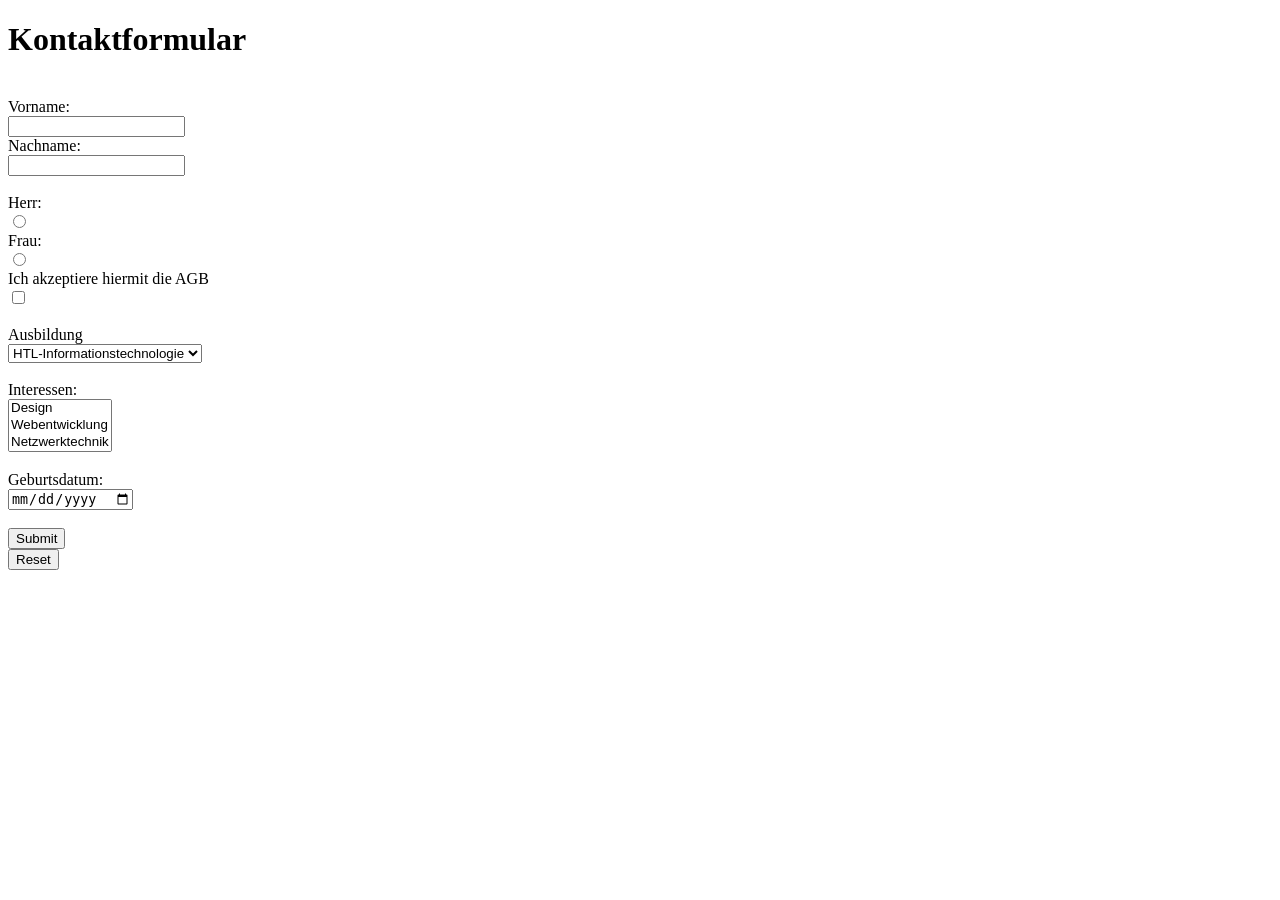
<file: formular/uebung.html>
<!DOCTYPE html>
<html lang="en">
<head>
    <meta charset="UTF-8">
    <meta name="viewport" content="width=device-width, initial-scale=1.0">
    <title>uebung</title>
</head>
<body>
    <h1>Kontaktformular</h1>

    <form action ="mailto:GOR250895@spengergasse.at" method="post" enctype="text/plain">
        <br>
        <label for ="vorname">Vorname:</label><br>
        <input type="text" id="vorname" name="vorname"><br>

        <label for ="nachname">Nachname:</label><br>
        <input type="text" id="nachname" name="nachname"><br>
        <br>

        <label for ="herr">Herr:</label><br>
        <input type="radio" id="herr" name="anrede" value="herr"><br>

        <label for ="frau">Frau:</label><br>
        <input type="radio" id="frau" name="anrede" value="frau"><br>

        <label for ="agb">Ich akzeptiere hiermit die AGB</label><br>
        <input type="checkbox" id="agb" name="agb" value="ja"><br><br>


        <label for ="ausbildung">Ausbildung</label><br>
        <select id="ausbildung" name="ausbildung" required>
        <option value="HTL-Informationstechnologie">HTL-Informationstechnologie</option>
        <option value="HTL-Mechatronik">HTL-Mechatronik</option>
        <option value="HTL-Elektrotechnik">HTL-Elektrotechnik</option>
        <option value="sonsiges">sonstiges</option>
        </select>

        <br>
        <br>
        <label for="interessen">Interessen:</label><br>
        <select id="interessen" name="intessen" multiple size="3">
        <option value="Design">Design</option>
        <option value="Webentwicklung">Webentwicklung</option>
        <option value="Netzwerktechnik">Netzwerktechnik</option>
        <option value="Datenbank">Datenbank</option>
        </select>

        <br>
        <br>
        <label for ="geburtsdatum">Geburtsdatum:</label><br>
        <input type="date" id="geburtsdatum" name="geburtsdatum" required><br>
        
     
        <br>
        <label for="Formular abschicken"></label>
        <input type="submit"></button> 
        <br>
        <label for="Formular zurücksetzen:"></label>
        <input type="reset"></button>  
        <br>
    </form>
   
        

    
</body>
</html>
</file>
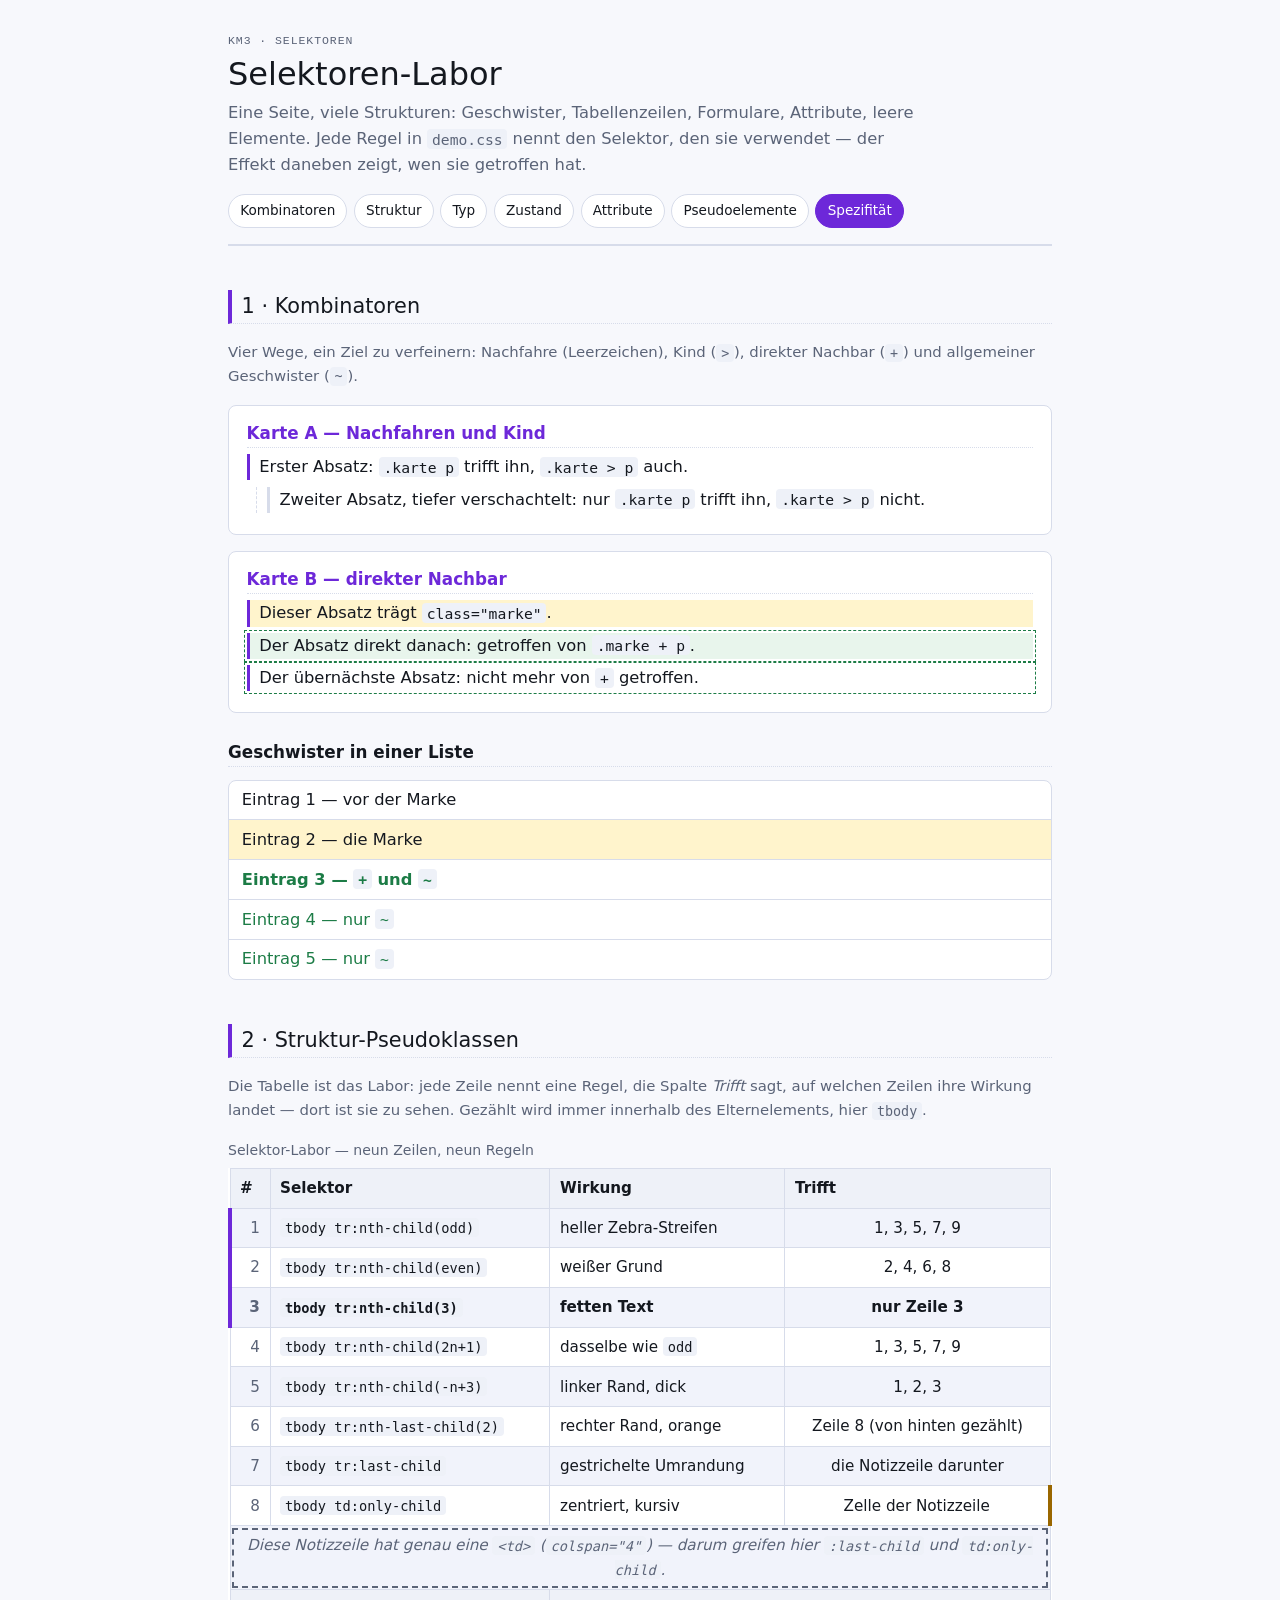
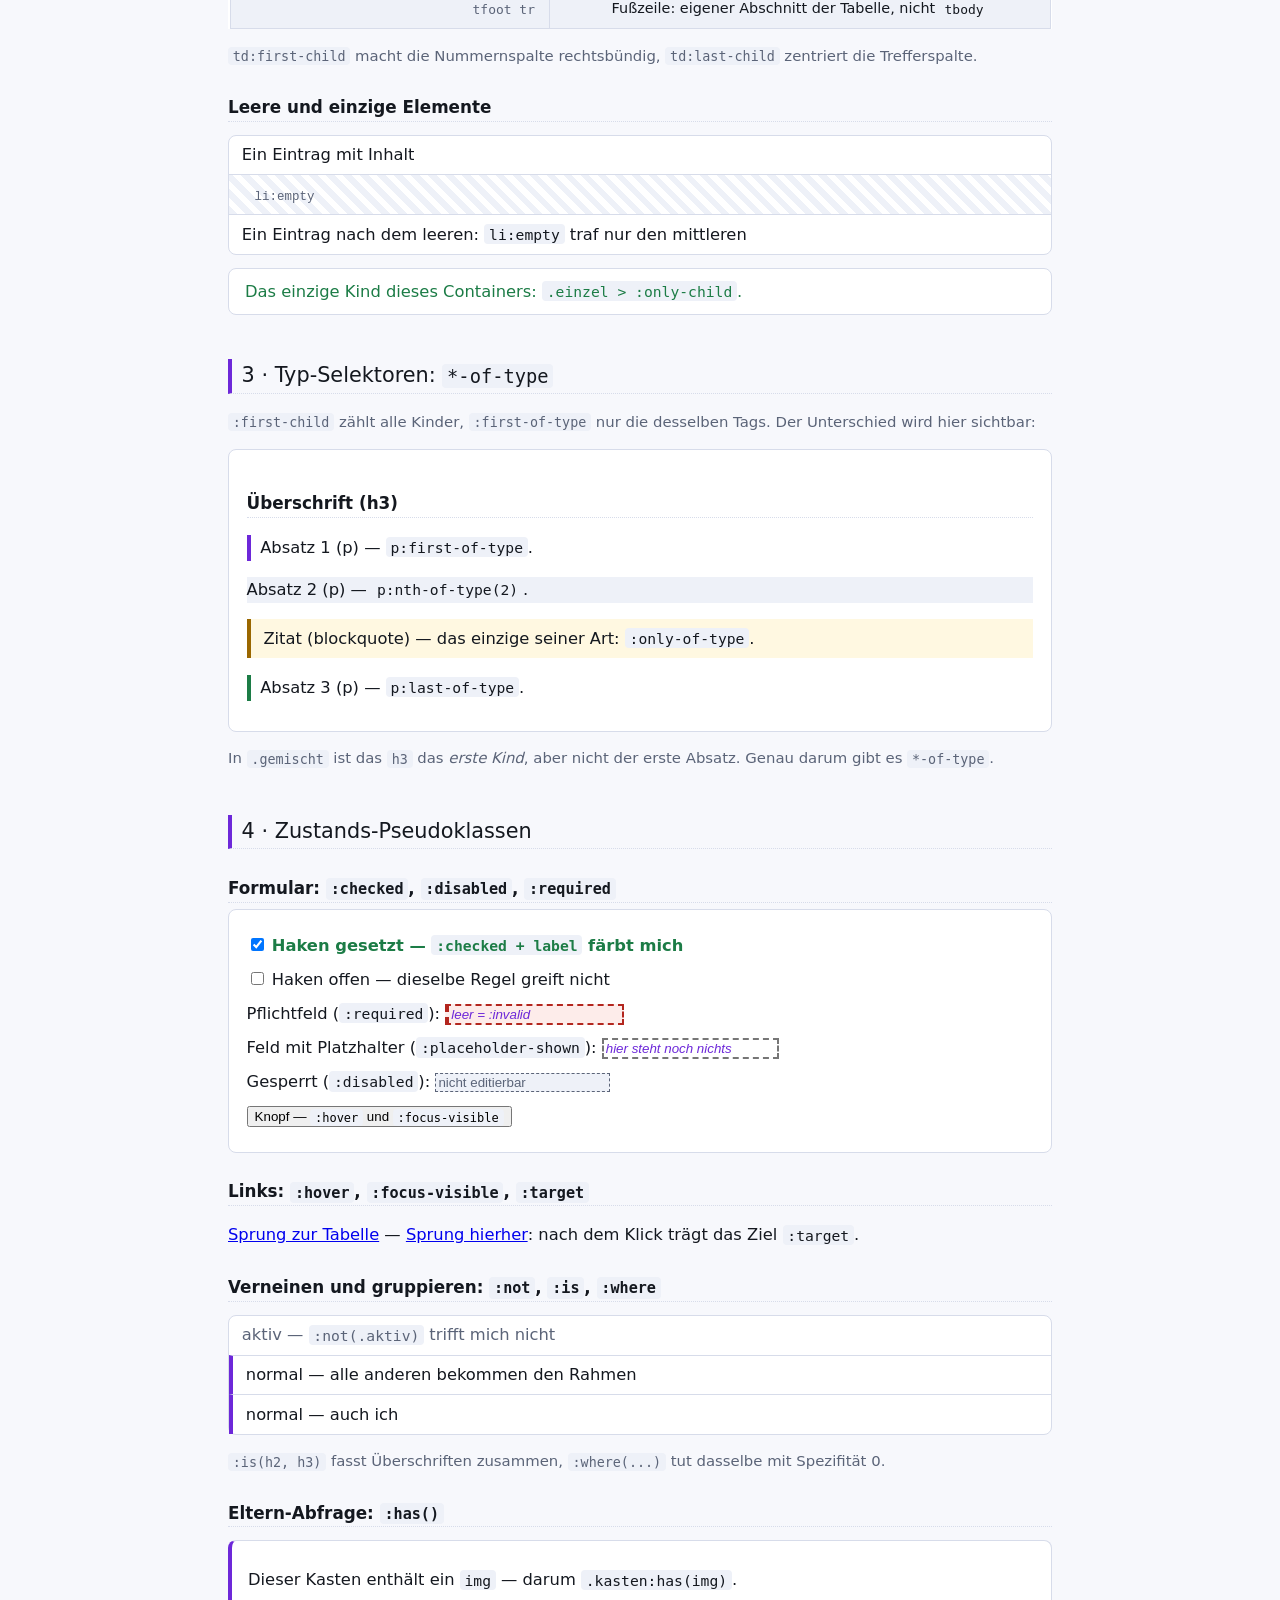
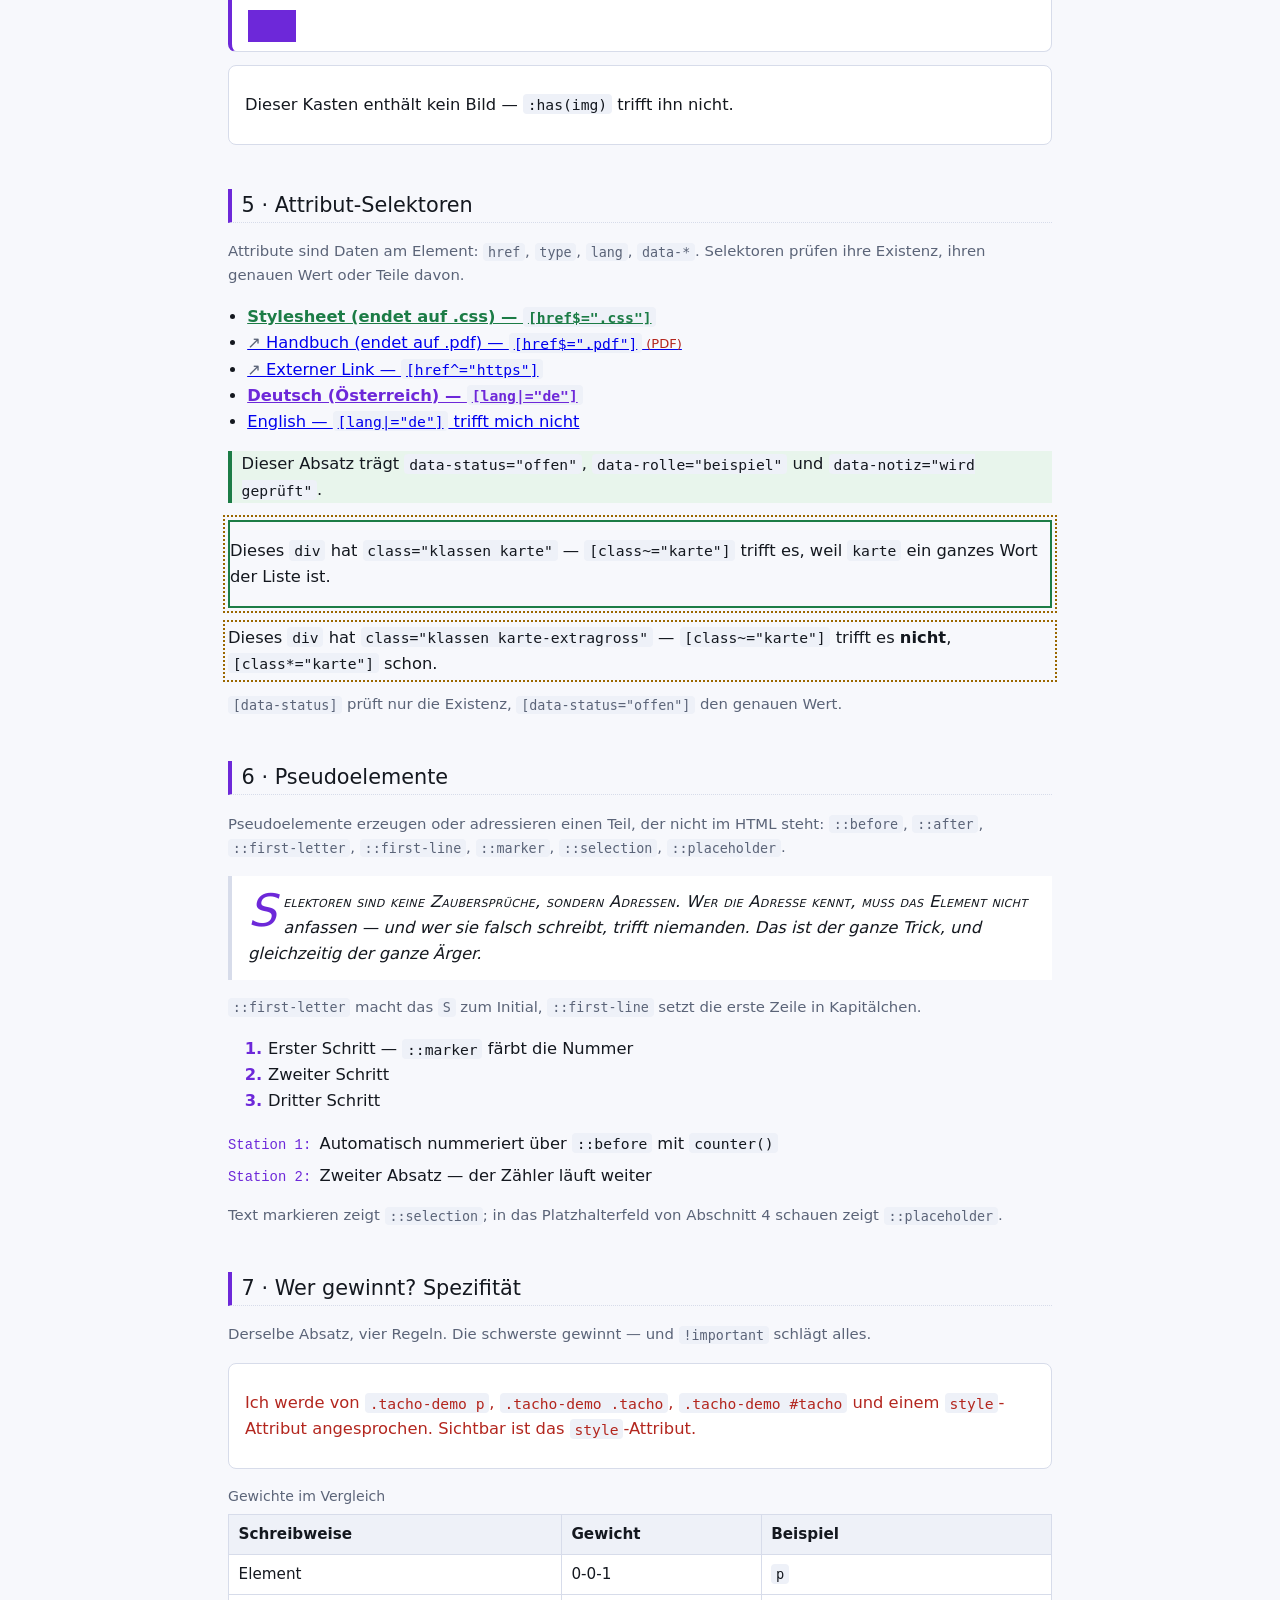
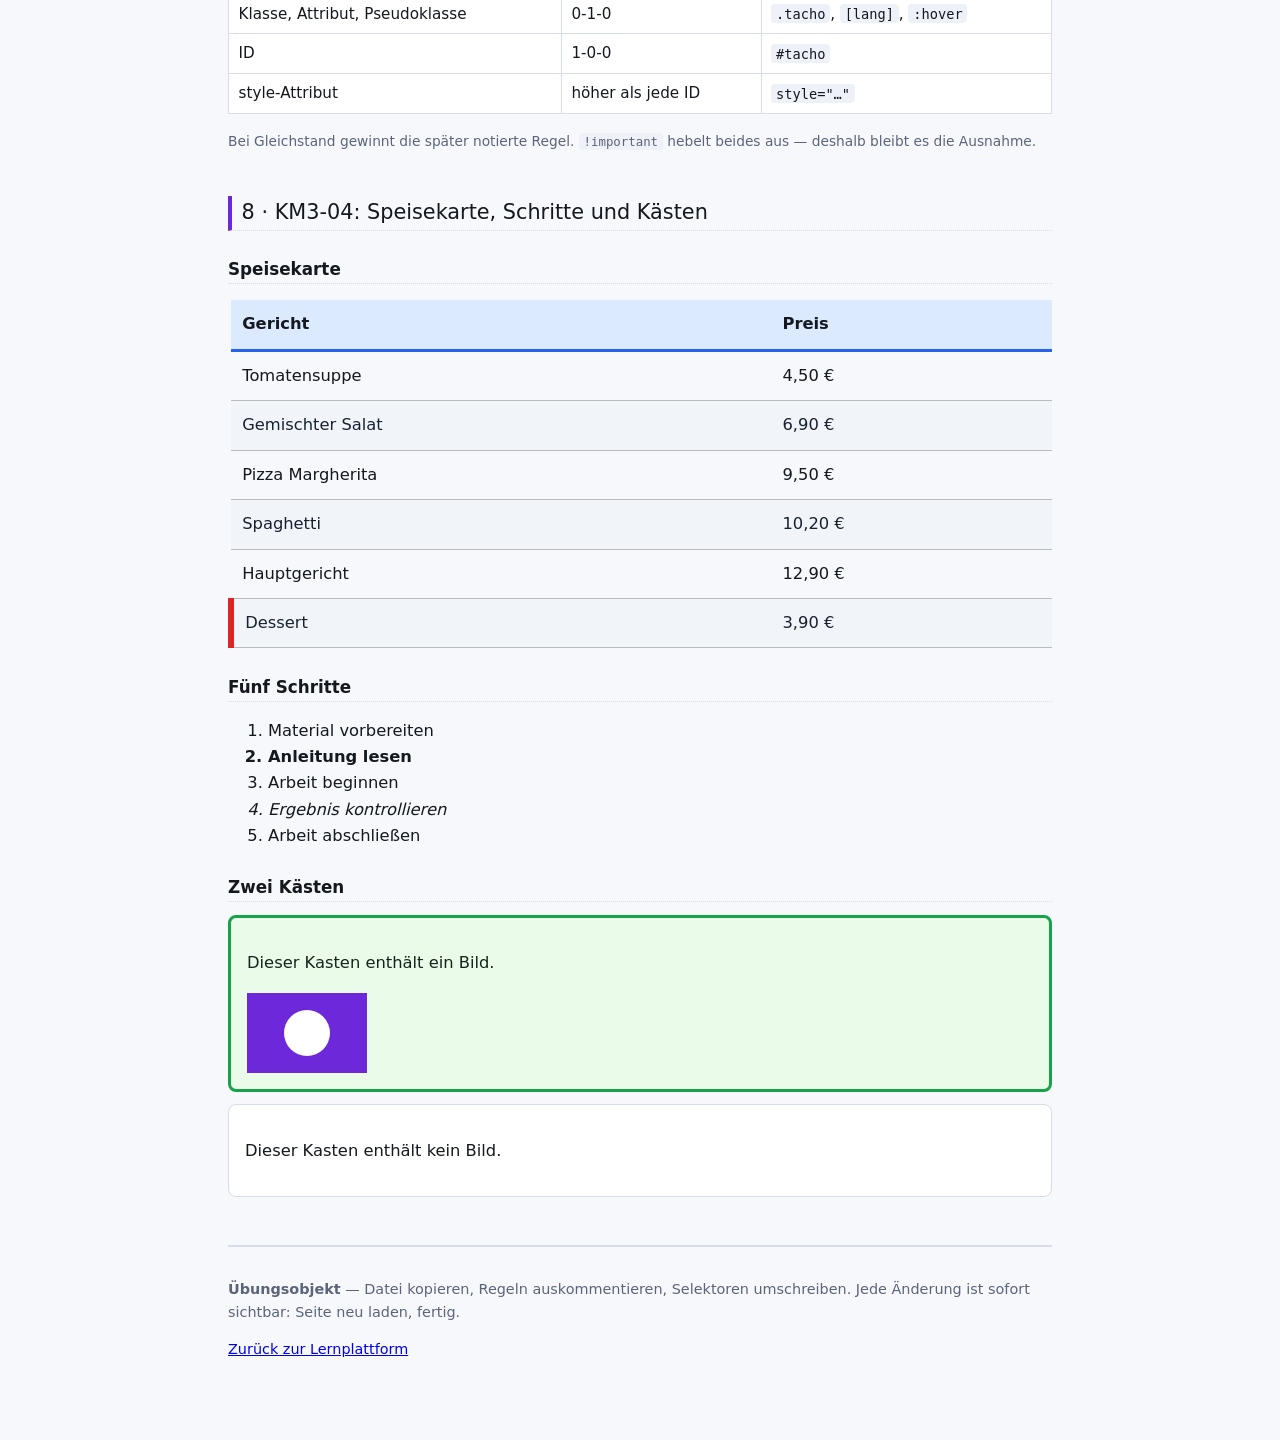
<file: KM3-04-css-selektoren/demo.html>
<!DOCTYPE html>
<html lang="de">
<head>
    <meta charset="UTF-8">
    <meta name="viewport" content="width=device-width, initial-scale=1.0">
    <title>Selektoren-Labor — jede Regel trifft genau, was sie soll</title>
    <link rel="stylesheet" href="demo.css">
</head>
<body>

<!-- ===================================================================
     Diese Seite ist das Übungsobjekt: lauter Strukturen, an denen sich
     jede Selektoren-Art zeigen lässt. demo.css daneben enthält zu jeder
     Regel einen Kommentar mit dem Selektor und seiner Wirkung.
     Vorgehen: DevTools öffnen (F12) → Elements → Element anklicken →
     rechts unter „Styles" sieht man, welche Regel greift. Regel in
     demo.css auskommentieren → Effekt verschwindet.
     =================================================================== -->

<header class="seite">
    <p class="kicker">KM3 · Selektoren</p>
    <h1>Selektoren-Labor</h1>
    <p class="intro">
        Eine Seite, viele Strukturen: Geschwister, Tabellenzeilen, Formulare,
        Attribute, leere Elemente. Jede Regel in <code>demo.css</code> nennt
        den Selektor, den sie verwendet — der Effekt daneben zeigt, wen sie
        getroffen hat.
    </p>
    <nav class="wegweiser" aria-label="Abschnitte">
        <a href="#kombinatoren">Kombinatoren</a>
        <a href="#struktur">Struktur</a>
        <a href="#typ">Typ</a>
        <a href="#zustand">Zustand</a>
        <a href="#attribute">Attribute</a>
        <a href="#pseudo">Pseudoelemente</a>
        <a href="#spezifitaet">Spezifität</a>
    </nav>
</header>

<main>

<!-- ------------------------------------------------------ Kombinatoren -->
<section id="kombinatoren">
    <h2>1 · Kombinatoren</h2>
    <p class="hinweis">
        Vier Wege, ein Ziel zu verfeinern: Nachfahre (Leerzeichen),
        Kind (<code>&gt;</code>), direkter Nachbar (<code>+</code>) und
        allgemeiner Geschwister (<code>~</code>).
    </p>

    <article class="karte">
        <h3>Karte A — Nachfahren und Kind</h3>
        <p>Erster Absatz: <code>.karte p</code> trifft ihn, <code>.karte &gt; p</code> auch.</p>
        <div class="innen">
            <p>Zweiter Absatz, tiefer verschachtelt: nur <code>.karte p</code> trifft ihn,
                <code>.karte &gt; p</code> nicht.</p>
        </div>
    </article>

    <article class="karte">
        <h3>Karte B — direkter Nachbar</h3>
        <p class="marke">Dieser Absatz trägt <code>class="marke"</code>.</p>
        <p>Der Absatz direkt danach: getroffen von <code>.marke + p</code>.</p>
        <p>Der übernächste Absatz: nicht mehr von <code>+</code> getroffen.</p>
    </article>

    <h3>Geschwister in einer Liste</h3>
    <ul class="liste">
        <li>Eintrag 1 — vor der Marke</li>
        <li class="marke">Eintrag 2 — die Marke</li>
        <li>Eintrag 3 — <code>+</code> und <code>~</code></li>
        <li>Eintrag 4 — nur <code>~</code></li>
        <li>Eintrag 5 — nur <code>~</code></li>
    </ul>
</section>

<!-- ---------------------------------------------------------- Struktur -->
<section id="struktur">
    <h2>2 · Struktur-Pseudoklassen</h2>
    <p class="hinweis">
        Die Tabelle ist das Labor: jede Zeile nennt eine Regel, die Spalte
        <em>Trifft</em> sagt, auf welchen Zeilen ihre Wirkung landet — dort
        ist sie zu sehen. Gezählt wird immer innerhalb des Elternelements,
        hier <code>tbody</code>.
    </p>

    <table class="labor">
        <caption>Selektor-Labor — neun Zeilen, neun Regeln</caption>
        <thead>
            <tr>
                <th scope="col">#</th>
                <th scope="col">Selektor</th>
                <th scope="col">Wirkung</th>
                <th scope="col">Trifft</th>
            </tr>
        </thead>
        <tbody>
            <tr>
                <td>1</td>
                <td><code>tbody tr:nth-child(odd)</code></td>
                <td>heller Zebra-Streifen</td>
                <td>1, 3, 5, 7, 9</td>
            </tr>
            <tr>
                <td>2</td>
                <td><code>tbody tr:nth-child(even)</code></td>
                <td>weißer Grund</td>
                <td>2, 4, 6, 8</td>
            </tr>
            <tr>
                <td>3</td>
                <td><code>tbody tr:nth-child(3)</code></td>
                <td>fetten Text</td>
                <td>nur Zeile 3</td>
            </tr>
            <tr>
                <td>4</td>
                <td><code>tbody tr:nth-child(2n+1)</code></td>
                <td>dasselbe wie <code>odd</code></td>
                <td>1, 3, 5, 7, 9</td>
            </tr>
            <tr>
                <td>5</td>
                <td><code>tbody tr:nth-child(-n+3)</code></td>
                <td>linker Rand, dick</td>
                <td>1, 2, 3</td>
            </tr>
            <tr>
                <td>6</td>
                <td><code>tbody tr:nth-last-child(2)</code></td>
                <td>rechter Rand, orange</td>
                <td>Zeile 8 (von hinten gezählt)</td>
            </tr>
            <tr>
                <td>7</td>
                <td><code>tbody tr:last-child</code></td>
                <td>gestrichelte Umrandung</td>
                <td>die Notizzeile darunter</td>
            </tr>
            <tr>
                <td>8</td>
                <td><code>tbody td:only-child</code></td>
                <td>zentriert, kursiv</td>
                <td>Zelle der Notizzeile</td>
            </tr>
            <tr>
                <td colspan="4">Diese Notizzeile hat genau eine <code>&lt;td&gt;</code> (<code>colspan="4"</code>) — darum greifen hier <code>:last-child</code> und <code>td:only-child</code>.</td>
            </tr>
        </tbody>
        <tfoot>
            <tr>
                <td colspan="2"><code>tfoot tr</code></td>
                <td colspan="2">Fußzeile: eigener Abschnitt der Tabelle, nicht <code>tbody</code></td>
            </tr>
        </tfoot>
    </table>

    <p class="hinweis">
        <code>td:first-child</code> macht die Nummernspalte rechtsbündig,
        <code>td:last-child</code> zentriert die Trefferspalte.
    </p>

    <h3>Leere und einzige Elemente</h3>
    <ul class="liste">
        <li>Ein Eintrag mit Inhalt</li>
        <li class="leer"></li>
        <li>Ein Eintrag nach dem leeren: <code>li:empty</code> traf nur den mittleren</li>
    </ul>
    <div class="einzel">
        <p>Das einzige Kind dieses Containers: <code>.einzel &gt; :only-child</code>.</p>
    </div>
</section>

<!-- --------------------------------------------------------------- Typ -->
<section id="typ">
    <h2>3 · Typ-Selektoren: <code>*-of-type</code></h2>
    <p class="hinweis">
        <code>:first-child</code> zählt alle Kinder, <code>:first-of-type</code>
        nur die desselben Tags. Der Unterschied wird hier sichtbar:
    </p>

    <article class="gemischt">
        <h3>Überschrift (h3)</h3>
        <p>Absatz 1 (p) — <code>p:first-of-type</code>.</p>
        <p>Absatz 2 (p) — <code>p:nth-of-type(2)</code>.</p>
        <blockquote>Zitat (blockquote) — das einzige seiner Art: <code>:only-of-type</code>.</blockquote>
        <p>Absatz 3 (p) — <code>p:last-of-type</code>.</p>
    </article>

    <p class="hinweis">
        In <code>.gemischt</code> ist das <code>h3</code> das
        <em>erste Kind</em>, aber nicht der erste Absatz. Genau darum gibt es
        <code>*-of-type</code>.
    </p>
</section>

<!-- ----------------------------------------------------------- Zustand -->
<section id="zustand">
    <h2>4 · Zustands-Pseudoklassen</h2>

    <h3>Formular: <code>:checked</code>, <code>:disabled</code>, <code>:required</code></h3>
    <form class="formular">
        <p class="feld">
            <input type="checkbox" id="demo-haken" checked>
            <label for="demo-haken">Haken gesetzt — <code>:checked + label</code> färbt mich</label>
        </p>
        <p class="feld">
            <input type="checkbox" id="demo-haken-2">
            <label for="demo-haken-2">Haken offen — dieselbe Regel greift nicht</label>
        </p>
        <p class="feld">
            <label for="demo-text">Pflichtfeld (<code>:required</code>):</label>
            <input type="text" id="demo-text" required placeholder="leer = :invalid">
        </p>
        <p class="feld">
            <label for="demo-text-2">Feld mit Platzhalter (<code>:placeholder-shown</code>):</label>
            <input type="text" id="demo-text-2" placeholder="hier steht noch nichts">
        </p>
        <p class="feld">
            <label for="demo-gesperrt">Gesperrt (<code>:disabled</code>):</label>
            <input type="text" id="demo-gesperrt" value="nicht editierbar" disabled>
        </p>
        <p class="feld">
            <button type="button">Knopf — <code>:hover</code> und <code>:focus-visible</code></button>
        </p>
    </form>

    <h3>Links: <code>:hover</code>, <code>:focus-visible</code>, <code>:target</code></h3>
    <p>
        <a href="#struktur">Sprung zur Tabelle</a> —
        <a href="#zustand">Sprung hierher</a>: nach dem Klick trägt das Ziel
        <code>:target</code>.
    </p>

    <h3>Verneinen und gruppieren: <code>:not</code>, <code>:is</code>, <code>:where</code></h3>
    <ul class="liste auswahl">
        <li class="aktiv">aktiv — <code>:not(.aktiv)</code> trifft mich nicht</li>
        <li>normal — alle anderen bekommen den Rahmen</li>
        <li>normal — auch ich</li>
    </ul>
    <p class="hinweis">
        <code>:is(h2, h3)</code> fasst Überschriften zusammen,
        <code>:where(...)</code> tut dasselbe mit Spezifität 0.
    </p>

    <h3>Eltern-Abfrage: <code>:has()</code></h3>
    <div class="kasten">
        <p>Dieser Kasten enthält ein <code>img</code> — darum <code>.kasten:has(img)</code>.</p>
        <img src="data:image/svg+xml,%3Csvg xmlns='http://www.w3.org/2000/svg' width='48' height='32'%3E%3Crect width='48' height='32' fill='%236d28d9'/%3E%3C/svg%3E"
             alt="Platzhalterbild" width="48" height="32">
    </div>
    <div class="kasten">
        <p>Dieser Kasten enthält kein Bild — <code>:has(img)</code> trifft ihn nicht.</p>
    </div>
</section>

<!-- -------------------------------------------------------- Attribute -->
<section id="attribute">
    <h2>5 · Attribut-Selektoren</h2>
    <p class="hinweis">
        Attribute sind Daten am Element: <code>href</code>, <code>type</code>,
        <code>lang</code>, <code>data-*</code>. Selektoren prüfen ihre
        Existenz, ihren genauen Wert oder Teile davon.
    </p>

    <ul class="links">
        <li><a href="demo.css">Stylesheet (endet auf .css) — <code>[href$=".css"]</code></a></li>
        <li><a href="https://example.org/handbuch.pdf">Handbuch (endet auf .pdf) — <code>[href$=".pdf"]</code></a></li>
        <li><a href="https://example.org/">Externer Link — <code>[href^="https"]</code></a></li>
        <li><a href="#attribute" lang="de-AT">Deutsch (Österreich) — <code>[lang|="de"]</code></a></li>
        <li><a href="#attribute" lang="en">English — <code>[lang|="de"]</code> trifft mich nicht</a></li>
    </ul>

    <p class="daten" data-status="offen" data-rolle="beispiel" data-notiz="wird geprüft">
        Dieser Absatz trägt <code>data-status="offen"</code>,
        <code>data-rolle="beispiel"</code> und
        <code>data-notiz="wird geprüft"</code>.
    </p>

    <div class="klassen karte">
        <p>Dieses <code>div</code> hat <code>class="klassen karte"</code> —
            <code>[class~="karte"]</code> trifft es, weil <code>karte</code>
            ein ganzes Wort der Liste ist.</p>
    </div>
    <div class="klassen karte-extragross">
        <p>Dieses <code>div</code> hat <code>class="klassen karte-extragross"</code> —
            <code>[class~="karte"]</code> trifft es <strong>nicht</strong>,
            <code>[class*="karte"]</code> schon.</p>
    </div>

    <p class="hinweis">
        <code>[data-status]</code> prüft nur die Existenz,
        <code>[data-status="offen"]</code> den genauen Wert.
    </p>
</section>

<!-- ---------------------------------------------------- Pseudoelemente -->
<section id="pseudo">
    <h2>6 · Pseudoelemente</h2>
    <p class="hinweis">
        Pseudoelemente erzeugen oder adressieren einen Teil, der nicht im HTML
        steht: <code>::before</code>, <code>::after</code>, <code>::first-letter</code>,
        <code>::first-line</code>, <code>::marker</code>, <code>::selection</code>,
        <code>::placeholder</code>.
    </p>

    <blockquote class="zitat">
        Selektoren sind keine Zaubersprüche, sondern Adressen. Wer die Adresse
        kennt, muss das Element nicht anfassen — und wer sie falsch schreibt,
        trifft niemanden. Das ist der ganze Trick, und gleichzeitig der ganze
        Ärger.
    </blockquote>
    <p class="hinweis">
        <code>::first-letter</code> macht das <code>S</code> zum Initial,
        <code>::first-line</code> setzt die erste Zeile in Kapitälchen.
    </p>

    <ol class="schritte">
        <li>Erster Schritt — <code>::marker</code> färbt die Nummer</li>
        <li>Zweiter Schritt</li>
        <li>Dritter Schritt</li>
    </ol>

    <p class="zaehler">Automatisch nummeriert über <code>::before</code> mit <code>counter()</code></p>
    <p class="zaehler">Zweiter Absatz — der Zähler läuft weiter</p>

    <p class="hinweis">
        Text markieren zeigt <code>::selection</code>; in das Platzhalterfeld
        von Abschnitt 4 schauen zeigt <code>::placeholder</code>.
    </p>
</section>

<!-- -------------------------------------------------------- Spezifität -->
<section id="spezifitaet">
    <h2>7 · Wer gewinnt? Spezifität</h2>
    <p class="hinweis">
        Derselbe Absatz, vier Regeln. Die schwerste gewinnt — und
        <code>!important</code> schlägt alles.
    </p>

    <div class="tacho-demo">
        <p class="tacho" id="tacho" style="color: #b3261e;">
            Ich werde von <code>.tacho-demo p</code>, <code>.tacho-demo .tacho</code>,
            <code>.tacho-demo #tacho</code> und einem <code>style</code>-Attribut
            angesprochen. Sichtbar ist das <code>style</code>-Attribut.
        </p>
    </div>

    <table class="gewichte">
        <caption>Gewichte im Vergleich</caption>
        <thead>
            <tr><th scope="col">Schreibweise</th><th scope="col">Gewicht</th><th scope="col">Beispiel</th></tr>
        </thead>
        <tbody>
            <tr><td>Element</td><td>0-0-1</td><td><code>p</code></td></tr>
            <tr><td>Klasse, Attribut, Pseudoklasse</td><td>0-1-0</td><td><code>.tacho</code>, <code>[lang]</code>, <code>:hover</code></td></tr>
            <tr><td>ID</td><td>1-0-0</td><td><code>#tacho</code></td></tr>
            <tr><td>style-Attribut</td><td>höher als jede ID</td><td><code>style="…"</code></td></tr>
        </tbody>
    </table>
    <p class="fussnote">
        Bei Gleichstand gewinnt die später notierte Regel. <code>!important</code>
        hebelt beides aus — deshalb bleibt es die Ausnahme.
    </p>
</section>


<!-- KM3-04: Beispiel 1 – Ergänzungen -->
<section id="aufgabe-km3-04">
    <h2>8 · KM3-04: Speisekarte, Schritte und Kästen</h2>
    <h3>Speisekarte</h3>
    <table class="speisekarte">
        <thead><tr><th>Gericht</th><th>Preis</th></tr></thead>
        <tbody>
            <tr><td>Tomatensuppe</td><td>4,50 €</td></tr>
            <tr><td>Gemischter Salat</td><td>6,90 €</td></tr>
            <tr><td>Pizza Margherita</td><td>9,50 €</td></tr>
            <tr><td>Spaghetti</td><td>10,20 €</td></tr>
            <tr><td>Hauptgericht</td><td>12,90 €</td></tr>
            <tr><td>Dessert</td><td>3,90 €</td></tr>
        </tbody>
    </table>

    <h3>Fünf Schritte</h3>
    <ol class="anleitung">
        <li>Material vorbereiten</li>
        <li>Anleitung lesen</li>
        <li>Arbeit beginnen</li>
        <li>Ergebnis kontrollieren</li>
        <li>Arbeit abschließen</li>
    </ol>

    <h3>Zwei Kästen</h3>
    <div class="kasten">
        <p>Dieser Kasten enthält ein Bild.</p>
        <img src="data:image/svg+xml,%3Csvg xmlns='http://www.w3.org/2000/svg' width='120' height='80'%3E%3Crect width='120' height='80' fill='%236d28d9'/%3E%3Ccircle cx='60' cy='40' r='23' fill='%23fff'/%3E%3C/svg%3E" alt="Violettes Beispielbild" width="120" height="80">
    </div>
    <div class="kasten">
        <p>Dieser Kasten enthält kein Bild.</p>
    </div>
</section>

</main>

<footer class="seite">
    <p>
        <strong>Übungsobjekt</strong> — Datei kopieren, Regeln auskommentieren,
        Selektoren umschreiben. Jede Änderung ist sofort sichtbar:
        Seite neu laden, fertig.
    </p>
    <p><a href="../../index.html">Zurück zur Lernplattform</a></p>
</footer>

</body>
</html>
</file>
<file: KM3-04-css-selektoren/demo.css>
/* ===================================================================
   Selektoren-Labor — Stylesheet zur Demo-Seite.

   Aufbau: Abschnitte in derselben Reihenfolge wie demo.html. Über jeder
   Regel steht der Selektor, der hier etwas zeigt, und was er bewirkt.
   Alle Effekte sind absichtlich grob sichtbar: farbige Ränder, Flächen,
   Fettschrift. Wer eine Regel auskommentiert, sieht sofort, wen sie
   getroffen hat.

   Kein Framework, keine externen Dateien: nur diese eine CSS-Datei.
   =================================================================== */

:root {
    --text: #14181f;
    --muted: #5b6478;
    --line: #d7dcea;
    --bg: #f7f8fc;
    --panel: #ffffff;
    --tint: #eef1f8;
    --zebra: #f1f3fb;
    --accent: #6d28d9;
    --ok: #1c7c46;
    --warn: #9a6700;
    --err: #b3261e;
}

* { box-sizing: border-box; }

/* body — Grundlesbarkeit; die Demo ist bewusst hell (Projektion + Ausdruck) */
body {
    max-width: 54rem;
    margin: 0 auto;
    padding: 2rem 1.25rem 4rem;
    font-family: "Segoe UI", system-ui, -apple-system, sans-serif;
    font-size: 1.02rem;
    line-height: 1.6;
    color: var(--text);
    background: var(--bg);
}

/* code — Monospace auf hellem Grund, damit Selektoren ins Auge fallen */
code {
    font-family: "Cascadia Code", Consolas, "DejaVu Sans Mono", monospace;
    font-size: 0.9em;
    background: var(--tint);
    padding: 0.1rem 0.3rem;
    border-radius: 4px;
}

/* ------------------------------------------------------------- Grundriss */

/* h2 — Abschnittsüberschriften mit Akzentkante */
h2 {
    margin-top: 2.75rem;
    padding-left: 0.6rem;
    border-left: 4px solid var(--accent);
    font-size: 1.3rem;
    font-weight: 500;
}

/* h3 — Zwischenüberschriften */
h3 {
    margin: 1.6rem 0 0.4rem;
    font-size: 1.05rem;
}

/* .kicker — kleine Vorzeile im Seitenkopf */
.kicker {
    margin: 0;
    font-family: "Cascadia Code", Consolas, monospace;
    font-size: 0.72rem;
    text-transform: uppercase;
    letter-spacing: 0.08em;
    color: var(--muted);
}

/* header.seite, footer.seite — Kopf und Fuß der Seite */
header.seite {
    border-bottom: 2px solid var(--line);
    padding-bottom: 1rem;
    margin-bottom: 1.5rem;
}

footer.seite {
    margin-top: 3rem;
    border-top: 2px solid var(--line);
    padding-top: 1rem;
    color: var(--muted);
    font-size: 0.9rem;
}

/* h1 — nur eine Hauptüberschrift, groß genug für den Beamer */
h1 {
    margin: 0.3rem 0 0.4rem;
    font-size: 2rem;
    font-weight: 500;
    line-height: 1.2;
}

/* .intro — Einleitungssatz */
.intro {
    max-width: 44rem;
    margin: 0 0 1rem;
    color: var(--muted);
}

/* .hinweis — graue Erklärzeile unter einem Beispiel */
.hinweis {
    color: var(--muted);
    font-size: 0.93rem;
}

/* .fussnote — Kleingedrucktes */
.fussnote {
    color: var(--muted);
    font-size: 0.86rem;
}

/* section:target — die angesprungene Sektion bekommt einen Farbstreifen */
section:target {
    background: linear-gradient(90deg, var(--tint), transparent 70%);
    outline: 1px dashed var(--line);
}

/* -------------------------------------------------- Navigation (Kopf) */

/* nav.wegweiser — Sprungmarken als Chips */
.wegweiser {
    display: flex;
    flex-wrap: wrap;
    gap: 0.4rem;
}

/* nav.wegweiser a — jeder Chip */
.wegweiser a {
    padding: 0.3rem 0.7rem;
    border: 1px solid var(--line);
    border-radius: 999px;
    background: var(--panel);
    color: var(--text);
    text-decoration: none;
    font-size: 0.85rem;
}

/* nav.wegweiser a:hover, a:focus-visible — Rückmeldung für Maus und Tastatur */
.wegweiser a:hover {
    border-color: var(--accent);
    color: var(--accent);
}

.wegweiser a:focus-visible {
    outline: 3px solid var(--accent);
    outline-offset: 2px;
}

/* nav.wegweiser a:last-child — der letzte Chip hebt sich ab */
.wegweiser a:last-child {
    background: var(--accent);
    color: #ffffff;
    border-color: var(--accent);
}

/* ------------------------------------------------ 1 · Kombinatoren */

/* .karte — Container der Beispiele */
article.karte {
    background: var(--panel);
    border: 1px solid var(--line);
    border-radius: 8px;
    padding: 0.9rem 1.1rem;
    margin: 1rem 0;
}

/* .karte h3 — Nachfahre: jede h3 irgendwo in der Karte */
article.karte h3 {
    margin-top: 0;
    color: var(--accent);
}

/* .karte p — Nachfahre: JEDER Absatz, egal wie tief */
article.karte p {
    margin: 0.4rem 0;
    padding-left: 0.6rem;
    border-left: 3px solid var(--line);
}

/* .karte > p — Kind: nur Absätze, die direkt in der Karte liegen.
   Der verschachtelte Absatz in .innen behält darum den grauen Rand. */
article.karte > p {
    border-left-color: var(--accent);
}

/* .innen — der Verschachtelungs-Kasten */
.innen {
    margin-left: 0.6rem;
    padding-left: 0.6rem;
    border-left: 1px dashed var(--line);
}

/* .marke — das markierte Element, von dem aus Geschwister zählen */
.marke {
    background: #fff4cc;
}

/* .marke + p — direkter Nachbar: nur der EINE Absatz danach */
.marke + p {
    background: #e8f5ec;
    border-left-color: var(--ok);
}

/* .marke ~ p — allgemeiner Geschwister: ALLE Absätze danach */
.marke ~ p {
    outline: 1px dashed var(--ok);
    outline-offset: 2px;
}

/* .liste — Ausgangsliste für die Geschwister-Regeln */
.liste {
    list-style: none;
    margin: 0.8rem 0;
    padding: 0;
    border: 1px solid var(--line);
    border-radius: 8px;
    background: var(--panel);
}

/* .liste li — jeder Eintrag */
.liste li {
    padding: 0.4rem 0.8rem;
}

/* .liste li + li — jeder Eintrag, der einen Vorgänger hat */
.liste li + li {
    border-top: 1px solid var(--line);
}

/* .liste li.marke + li — nur der direkte Nachfolger der Marke */
.liste li.marke + li {
    font-weight: 700;
}

/* .liste li.marke ~ li — alle Nachfolger der Marke */
.liste li.marke ~ li {
    color: var(--ok);
}

/* --------------------------------------------------- 2 · Struktur */

/* table.labor — die Tabelle als Zielscheibe; volle Breite, klares Gitter */
table.labor {
    width: 100%;
    margin: 1rem 0;
    border-collapse: collapse;
    background: var(--panel);
    font-size: 0.95rem;
}

/* caption — Tabellenbeschriftung, links über der Tabelle */
table.labor caption {
    caption-side: top;
    text-align: left;
    padding-bottom: 0.4rem;
    color: var(--muted);
    font-size: 0.88rem;
}

/* table.labor th, table.labor td — Zellenraster */
table.labor th,
table.labor td {
    border: 1px solid var(--line);
    padding: 0.45rem 0.6rem;
    text-align: left;
    vertical-align: top;
}

/* table.labor th — Kopfzellen */
table.labor th {
    background: var(--tint);
}

/* table.labor tbody tr:nth-child(odd) — jede ungerade Zeile im tbody */
table.labor tbody tr:nth-child(odd) {
    background: var(--zebra);
}

/* table.labor tbody tr:nth-child(even) — jede gerade Zeile im tbody */
table.labor tbody tr:nth-child(even) {
    background: var(--panel);
}

/* table.labor tbody tr:nth-child(3) — die dritte Zeile, fetter Text */
table.labor tbody tr:nth-child(3) {
    font-weight: 700;
}

/* table.labor tbody tr:nth-child(2n+1) — dasselbe wie "odd": 2n+1 = 1, 3, 5, 7 …
   Die Regel steht hier, damit man die Schreibweisen vergleichen kann. */
table.labor tbody tr:nth-child(2n+1) {
    background: var(--zebra);
}

/* table.labor tbody tr:nth-child(-n+3) — die ersten drei Zeilen (3, 2, 1) */
table.labor tbody tr:nth-child(-n+3) {
    border-left: 4px solid var(--accent);
}

/* table.labor tbody tr:nth-last-child(2) — die vorletzte Zeile, von hinten gezählt */
table.labor tbody tr:nth-last-child(2) {
    border-right: 4px solid var(--warn);
}

/* tbody tr:last-child — die letzte Zeile im tbody */
table.labor tbody tr:last-child {
    outline: 2px dashed var(--muted);
    outline-offset: -4px;
}

/* tbody td:only-child — eine Zelle, die das einzige Kind ihrer Zeile ist
   (die Zeile mit colspan="4"). Steht vor den Spaltenregeln, damit
   td:last-child die Ausrichtung danach überschreiben kann. */
table.labor tbody td:only-child {
    text-align: center;
    font-style: italic;
    color: var(--muted);
}

/* td:first-child — die erste Zelle jeder Zeile: Nummernspalte, rechtsbündig */
table.labor td:first-child {
    text-align: right;
    color: var(--muted);
    width: 2.5rem;
}

/* td:last-child — die letzte Zelle jeder Zeile: Trefferspalte, zentriert */
table.labor td:last-child {
    text-align: center;
}

/* tfoot tr — die Fußzeile der Tabelle, eigener Abschnitt */
table.labor tfoot tr {
    background: var(--tint);
    font-size: 0.9rem;
}

/* li.leer:empty — ein Element ohne jeden Inhalt (auch ohne Leerzeichen) */
li.leer:empty {
    min-height: 1.6rem;
    background: repeating-linear-gradient(45deg, var(--tint), var(--tint) 6px, var(--panel) 6px, var(--panel) 12px);
}

/* li.leer:empty::after — Beschriftung nur über CSS, das Element bleibt leer */
li.leer:empty::after {
    content: "li:empty";
    margin-left: 0.8rem;
    font-family: "Cascadia Code", Consolas, monospace;
    font-size: 0.78rem;
    color: var(--muted);
}

/* .einzel > :only-child — das einzige Kind seines Containers */
.einzel {
    border: 1px solid var(--line);
    border-radius: 8px;
    padding: 0.6rem 1rem;
    background: var(--panel);
}

.einzel > :only-child {
    margin: 0;
    color: var(--ok);
}

/* -------------------------------------------------------- 3 · Typ */

/* .gemischt — Container für die *-of-type-Demo */
.gemischt {
    background: var(--panel);
    border: 1px solid var(--line);
    border-radius: 8px;
    padding: 0.9rem 1.1rem;
}

/* .gemischt p:first-of-type — der erste Absatz, obwohl oben eine h3 steht */
.gemischt p:first-of-type {
    border-left: 4px solid var(--accent);
    padding-left: 0.6rem;
}

/* .gemischt p:nth-of-type(2) — der zweite Absatz */
.gemischt p:nth-of-type(2) {
    background: var(--tint);
}

/* .gemischt p:last-of-type — der letzte Absatz */
.gemischt p:last-of-type {
    border-left: 4px solid var(--ok);
    padding-left: 0.6rem;
}

/* .gemischt blockquote:only-of-type — das einzige blockquote im Container */
.gemischt blockquote:only-of-type {
    margin: 0.6rem 0;
    padding: 0.4rem 0.8rem;
    border-left: 4px solid var(--warn);
    background: #fff8e1;
}

/* ---------------------------------------------------- 4 · Zustand */

/* .formular — Formularblock */
.formular {
    background: var(--panel);
    border: 1px solid var(--line);
    border-radius: 8px;
    padding: 0.9rem 1.1rem;
}

/* .feld — eine Zeile im Formular */
.feld {
    margin: 0.5rem 0;
}

/* .formular input:checked + label — nur das Label des gesetzten Hakens */
.formular input:checked + label {
    color: var(--ok);
    font-weight: 700;
}

/* input:disabled — gesperrte Felder sind grau und gestrichelt */
input:disabled {
    background: var(--tint);
    border: 1px dashed var(--muted);
    color: var(--muted);
    cursor: not-allowed;
}

/* input:required — Pflichtfelder tragen eine rote Kante */
input:required {
    border-left: 4px solid var(--err);
}

/* input:invalid — ein leeres Pflichtfeld ist sofort ungültig */
input:invalid {
    border-color: var(--err);
    background: #fdecea;
}

/* input:placeholder-shown — Feld zeigt noch seinen Platzhalter */
input:placeholder-shown {
    border-style: dashed;
}

/* button:hover — Rückmeldung auf Mauszeiger */
button:hover {
    background: var(--accent);
    color: #ffffff;
    border-color: var(--accent);
}

/* button:focus-visible — Tastaturfokus, klar sichtbar */
button:focus-visible {
    outline: 3px solid var(--accent);
    outline-offset: 2px;
}

/* .auswahl li:not(.aktiv) — alle Einträge außer dem aktiven */
.auswahl li:not(.aktiv) {
    border-left: 4px solid var(--accent);
}

/* .auswahl li.aktiv — der aktive Eintrag bleibt unmarkiert */
.auswahl li.aktiv {
    color: var(--muted);
}

/* .kasten — Container für die :has()-Demo */
.kasten {
    margin: 0.8rem 0;
    padding: 0.6rem 1rem;
    background: var(--panel);
    border: 1px solid var(--line);
    border-radius: 8px;
}

/* .kasten:has(img) — Kasten MIT Bild bekommt die Akzentkante */
.kasten:has(img) {
    border-left: 4px solid var(--accent);
}

/* .kasten img — Bild im Kasten */
.kasten img {
    display: block;
    margin-top: 0.4rem;
}

/* -------------------------------------------------- 5 · Attribute */

/* .links — Liste der Link-Beispiele */
.links {
    padding-left: 1.2rem;
}

/* a[href$=".css"] — Link, dessen Ziel auf .css endet */
a[href$=".css"] {
    font-weight: 700;
    color: var(--ok);
}

/* a[href$=".pdf"]::after — Zusatz nur über CSS, das HTML bleibt unverändert */
a[href$=".pdf"]::after {
    content: " (PDF)";
    font-size: 0.8em;
    color: var(--err);
}

/* a[href^="https"]::before — externe Links bekommen einen Pfeil */
a[href^="https"]::before {
    content: "↗ ";
    color: var(--muted);
}

/* a[lang|="de"] — Sprachcode "de" oder "de-…" (z. B. de-AT) */
a[lang|="de"] {
    font-weight: 700;
    color: var(--accent);
}

/* p[data-status] — Attribut vorhanden, Wert egal */
p[data-status] {
    padding-left: 0.6rem;
    border-left: 4px solid var(--ok);
}

/* p[data-status="offen"] — Attribut mit genau diesem Wert */
p[data-status="offen"] {
    background: #e8f5ec;
}

/* #attribute [class~="karte"] — "karte" muss ein ganzes Wort der Klassenliste sein */
#attribute [class~="karte"] {
    border: 2px solid var(--ok);
}

/* #attribute [class*="karte"] — "karte" darf irgendwo im Wert stecken */
#attribute [class*="karte"] {
    outline: 2px dotted var(--warn);
    outline-offset: 3px;
}

/* ----------------------------------------------- 6 · Pseudoelemente */

/* .zitat::first-letter — Initial des ersten Buchstabens */
.zitat::first-letter {
    float: left;
    font-size: 2.8rem;
    line-height: 0.9;
    padding: 0.1rem 0.4rem 0 0;
    color: var(--accent);
}

/* .zitat::first-line — die erste Zeile, hier in Kapitälchen */
.zitat::first-line {
    font-variant: small-caps;
    letter-spacing: 0.02em;
}

/* .zitat — der Zitatblock selbst */
.zitat {
    margin: 1rem 0;
    padding: 0.8rem 1rem;
    background: var(--panel);
    border-left: 4px solid var(--line);
    font-style: italic;
}

/* .schritte li::marker — Nummer oder Punkt der Liste */
.schritte li::marker {
    color: var(--accent);
    font-weight: 700;
}

/* #pseudo — Zähler für die .zaehler-Absätze */
#pseudo {
    counter-reset: zaehler;
}

/* .zaehler — jeder Absatz zählt eins weiter */
.zaehler {
    counter-increment: zaehler;
    margin: 0.4rem 0;
}

/* .zaehler::before — die Nummer kommt aus dem Zähler, nicht aus dem HTML */
.zaehler::before {
    content: "Station " counter(zaehler) ": ";
    font-family: "Cascadia Code", Consolas, monospace;
    font-size: 0.85em;
    color: var(--accent);
}

/* ::selection — Text, den man mit der Maus markiert */
::selection {
    background: var(--accent);
    color: #ffffff;
}

/* input::placeholder — der Platzhaltertext im Feld */
input::placeholder {
    color: var(--accent);
    font-style: italic;
}

/* ------------------------------------------------- 7 · Spezifität */

/* Dieselbe Regelkette, drei Gewichte — sichtbar wird die schwerste.
   Reihenfolge zum Ausprobieren:
   1. style-Attribut im HTML löschen  → .tacho-demo #tacho gewinnt (orange)
   2. .tacho-demo #tacho löschen      → .tacho gewinnt (blau)
   3. .tacho-demo .tacho löschen      → p gewinnt (grün) */

/* .tacho-demo — Container, damit nur dieser eine Absatz die Kette zeigt */
.tacho-demo {
    margin: 1rem 0;
    padding: 0.6rem 1rem;
    background: var(--panel);
    border: 1px solid var(--line);
    border-radius: 8px;
}

/* .tacho-demo p — Gewicht 0-1-1 (Klasse + Element) */
.tacho-demo p {
    color: var(--ok);
}

/* .tacho-demo .tacho — Gewicht 0-2-0, schlägt 0-1-1 */
.tacho-demo .tacho {
    color: #1f5fbf;
}

/* .tacho-demo #tacho — Gewicht 1-1-0, schlägt 0-2-0 */
.tacho-demo #tacho {
    color: var(--warn);
}

/* table.gewichte — die Gewichtstabelle */
table.gewichte {
    width: 100%;
    border-collapse: collapse;
    margin: 1rem 0;
    background: var(--panel);
    font-size: 0.95rem;
}

table.gewichte caption {
    caption-side: top;
    text-align: left;
    padding-bottom: 0.4rem;
    color: var(--muted);
    font-size: 0.88rem;
}

table.gewichte th,
table.gewichte td {
    border: 1px solid var(--line);
    padding: 0.45rem 0.6rem;
    text-align: left;
}

table.gewichte th {
    background: var(--tint);
}

/* main :is(h2, h3) — beide Überschriftentypen in EINEM Selektor;
   Gewicht 0-0-2 (main + der schwerste :is-Parameter). */
main :is(h2, h3) {
    border-bottom: 1px dotted var(--line);
}

/* :where(main) :where(h3) — gleiche Auswahl, aber Gewicht 0-0-0.
   Diese Regel steht später und verliert trotzdem: :where zählt nichts.
   Probier es: ersetze sie durch "main h3" — dann verschwindet die
   gepunktete Linie unter den h3. */
:where(main) :where(h3) {
    border-bottom: none;
}

.speisekarte { border-collapse: collapse; width: 100%; margin: 1rem 0; }
.speisekarte th, .speisekarte td { padding: 0.7rem; border-bottom: 1px solid #bbb; text-align: left; }
.speisekarte thead { background: #dbeafe; border-bottom: 3px solid #2563eb; }
.speisekarte tbody tr:nth-child(even) { background: #f1f5f9; color: #18212f; }
.speisekarte tbody tr:last-child td:first-child { border-left: 6px solid #dc2626; }

.anleitung li:nth-child(2) { font-weight: bold; }
.anleitung li:nth-last-child(2) { font-style: italic; }

#aufgabe-km3-04 .kasten { padding: 1rem; margin: 0.8rem 0; }
#aufgabe-km3-04 .kasten:has(img) { border: 3px solid #16a34a; background: #eafbea; color: #14251b; }
</file>
